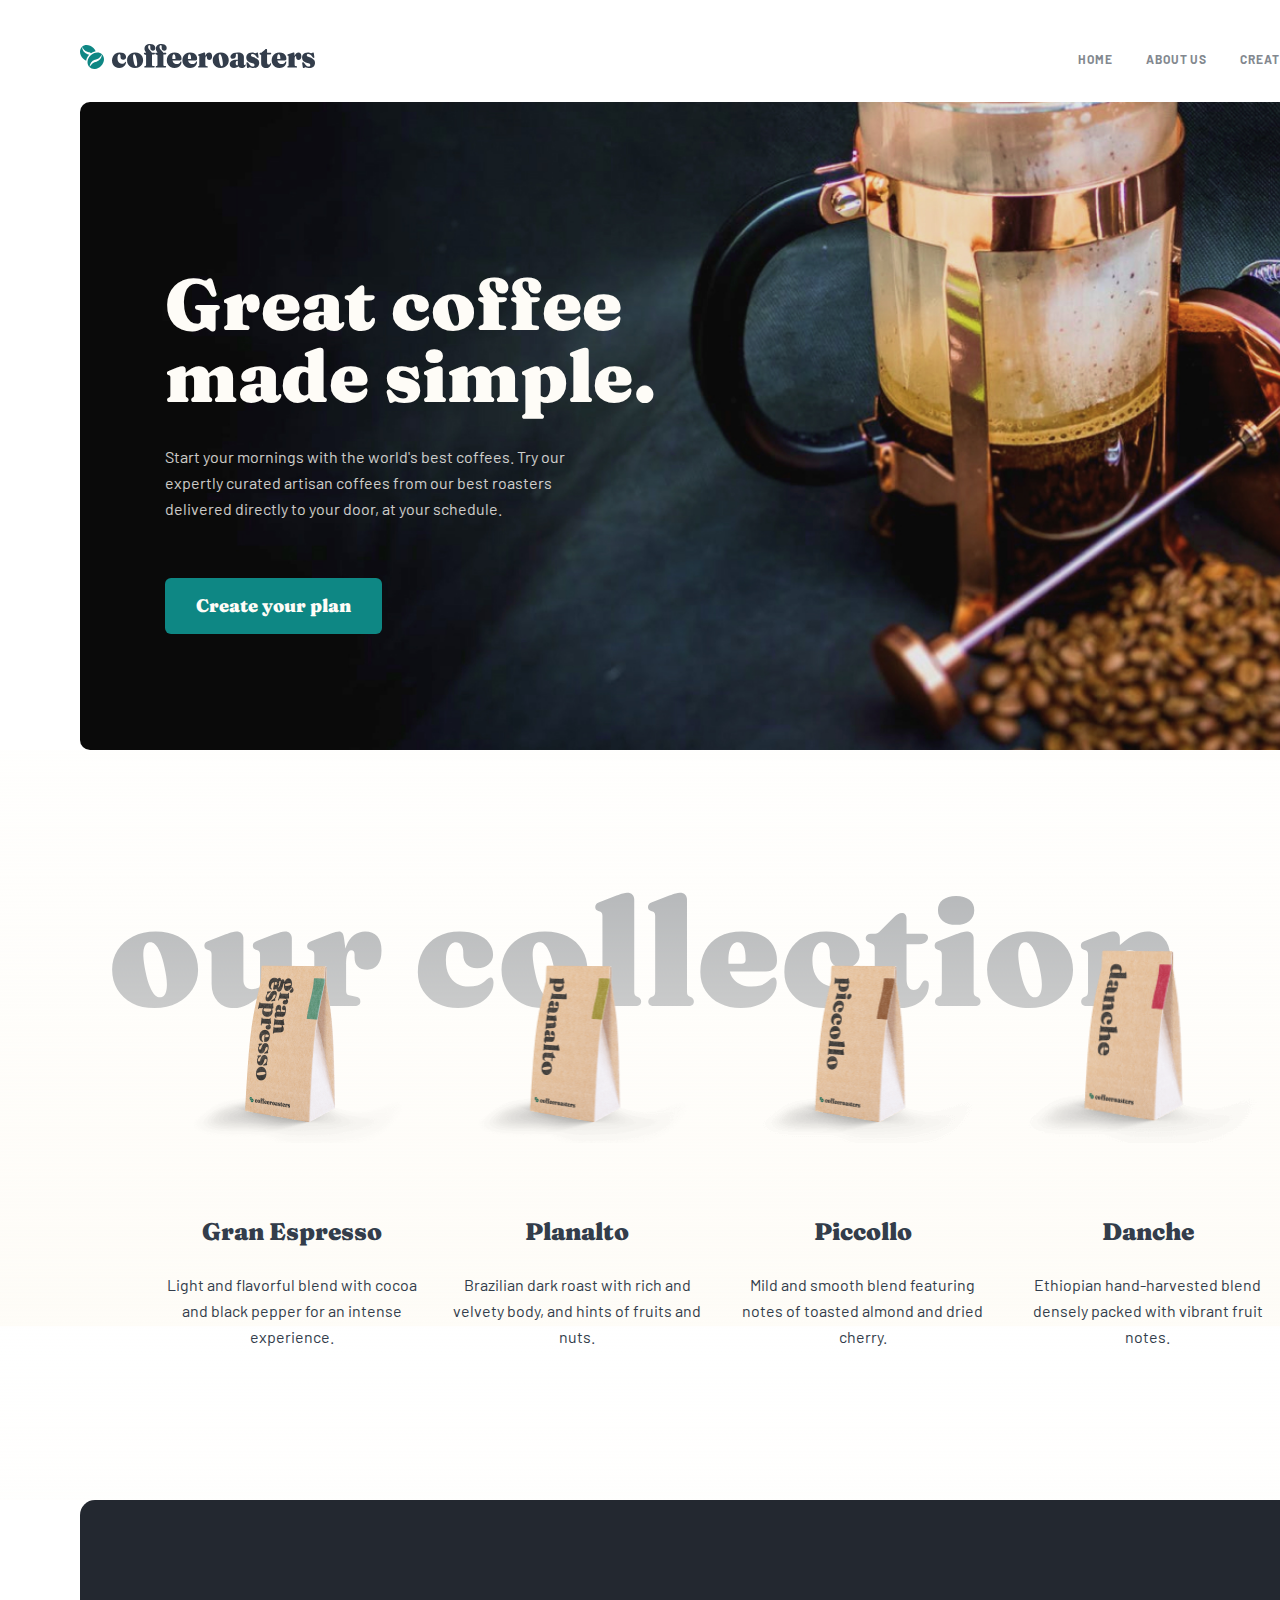
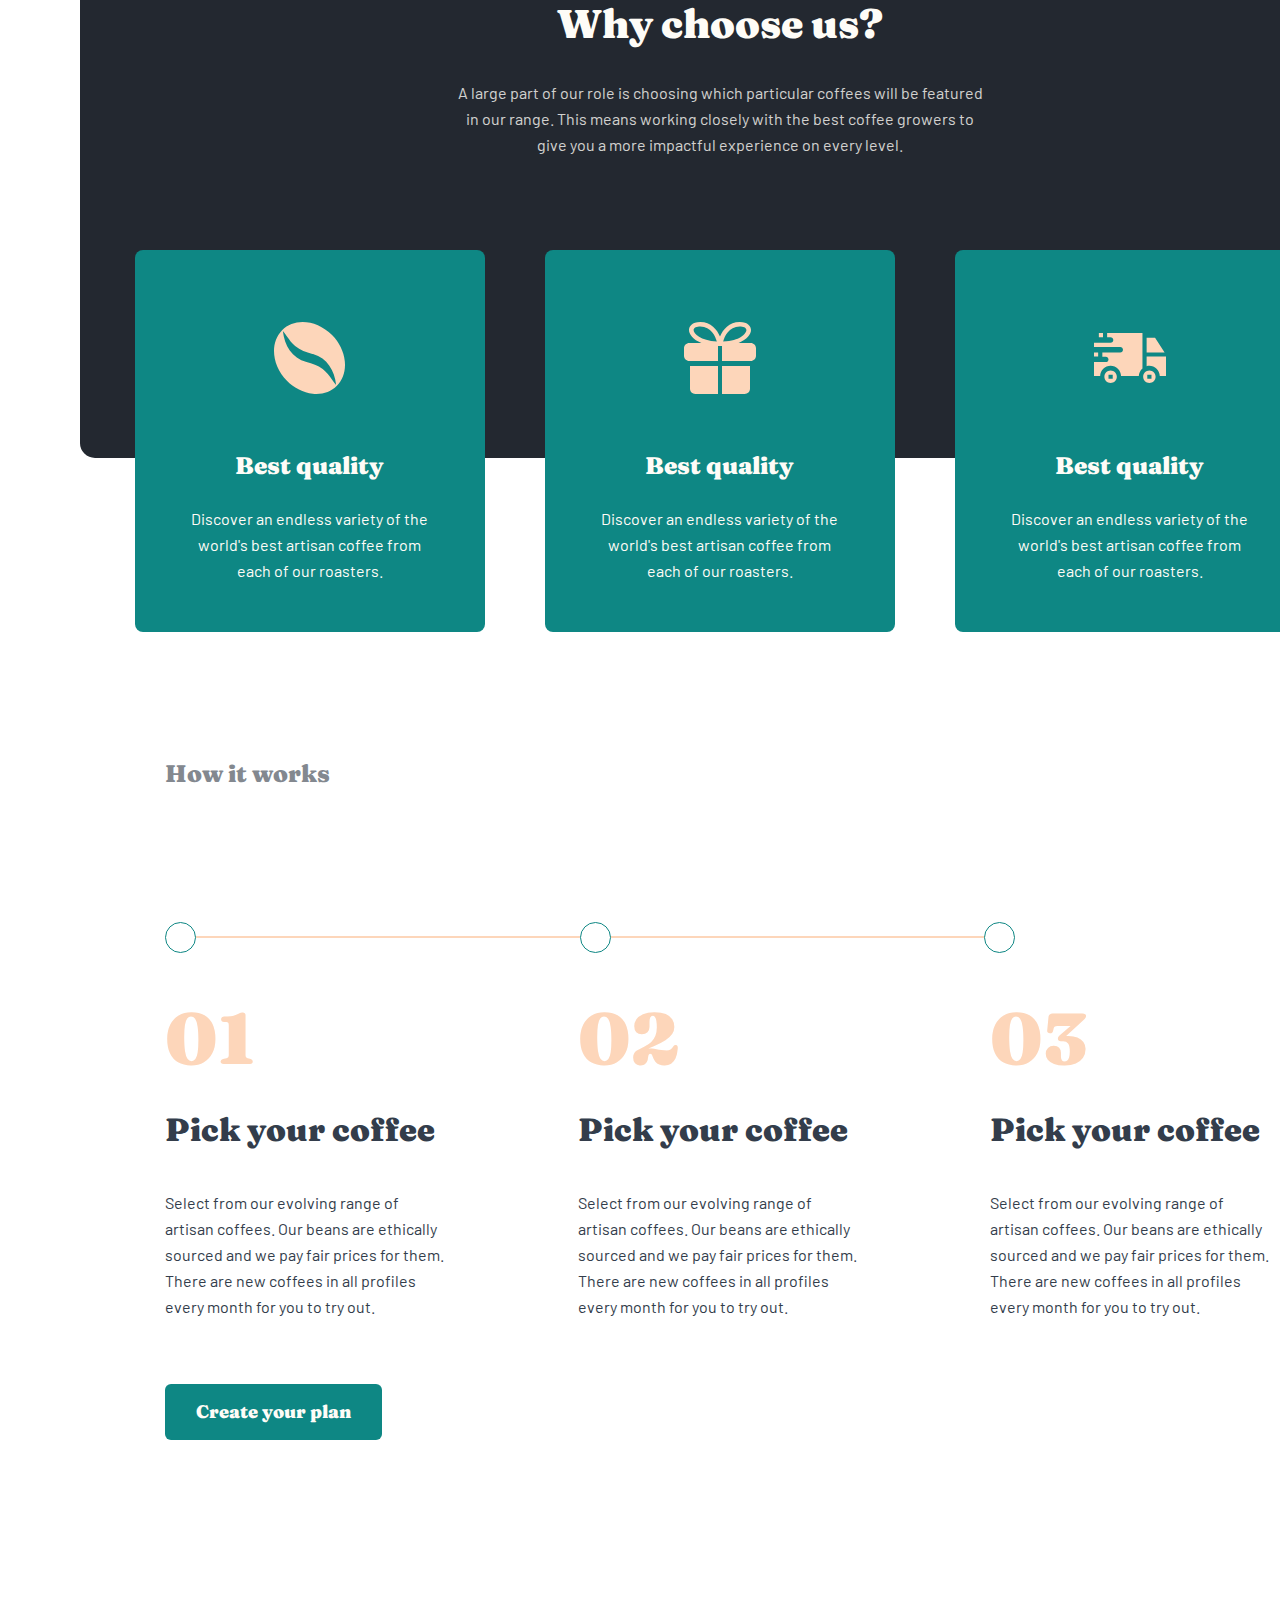
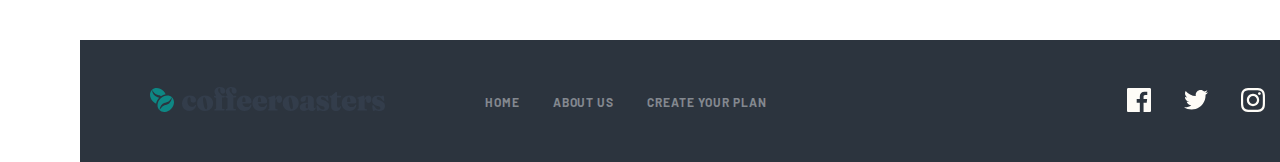
<file: index.html>
<!DOCTYPE html>
<html lang="en">
<head>
    <meta charset="UTF-8">
    <meta name="viewport" content="width=device-width, initial-scale=1.0">
    <link rel="stylesheet" href="./css/main.css">
    <title>Document</title>
</head>
<body>
    <header class="site-header">
        <div class="container">
            <div class="header">
                <a class="header__link-logo" href="/">
                    <img class="header__logo" src="./img/logo.svg" alt="logo">
                </a>
                <nav class="header__navbar navbar">
                    <ul class="navbar__list">
                        <li class="navbar__item"><a class="navbar__link" href="./index.html">HOME</a></li>
                        <li class="navbar__item"><a class="navbar__link" href="./about-us.html">ABOUT US</a></li>
                        <li class="navbar__item"><a class="navbar__link" href="./plan.html">Create your plan</a></li>
                    </ul>
                </nav>
            </div>
        </div>
    </header> 
    <main class="site-main">
        <section class="hero-section">
            <div class="container">
                <div class="hero">
                    <div class="hero__content">
                        <h1 class="hero__title">Great coffee made simple.</h1>
                        <p class="hero__text">Start your mornings with the world's best coffees. Try our expertly curated artisan coffees from our best roasters delivered directly to your door, at your schedule.</p>
                        <a class="hero__link" href="#">Create your plan</a>
                    </div>
                </div>
            </div>
        </section>
        <section class="catalog-section">
            <div class="container">
                <div class="catalog">
                    <ul class="catalog__list">
                        <li class="catalog__item">
                            <img class="catalog__img" src="./img/catalog/incon1a/icon1.png" srcset="./img/catalog/incon1a/icon1.png 1x, ./img/catalog/incon1a/icon1-2x.png 2x" alt="coffee img">
                            <h2 class="catalog__title">Gran Espresso</h2>
                            <p class="catalog__text">Light and flavorful blend with cocoa and black pepper for an intense experience.</p>
                        </li>
                        <li class="catalog__item">
                            <img class="catalog__img" src="./img/catalog/icon2a/icon2.png" srcset="./img/catalog/icon2a/icon2.png 1x, ./img/catalog/icon2a/icon2-2x.png 2x" alt="coffee img">
                            <h2 class="catalog__title">Planalto</h2>
                            <p class="catalog__text">Brazilian dark roast with rich and velvety body, and hints of fruits and nuts.</p>
                        </li>
                        <li class="catalog__item">
                            <img class="catalog__img" src="./img/catalog/icon3a/icon3.png" srcset="./img/catalog/icon3a/icon3.png 1x, ./img/catalog/icon3a/icon3-2x.png 2x" alt="coffee img">
                            <h2 class="catalog__title">Piccollo</h2>
                            <p class="catalog__text">Mild and smooth blend featuring notes of toasted almond and dried cherry.</p>
                        </li>
                        <li class="catalog__item">
                            <img class="catalog__img" src="./img/catalog/icon4a/icon4.png" srcset="./img/catalog/icon4a/icon4.png 1x, ./img/catalog/icon4a/icon4-2x.png 2x" alt="coffee img">
                            <h2 class="catalog__title">Danche</h2>
                            <p class="catalog__text">Ethiopian hand-harvested blend densely packed with vibrant fruit notes.</p>
                        </li>
                    </ul>
                </div>
            </div>
        </section>
        <section class="about-us-section">
            <div class="container">
                <div class="about-us">
                    <div class="about-us__inner-content">
                        <h2 class="about-us__title">Why choose us?</h2>
                        <p class="about-us__text">A large part of our role is choosing which particular coffees will be featured 
                            in our range. This means working closely with the best coffee growers to give 
                            you a more impactful experience on every level.</p>
                    </div>
                    <ul class="about-us__list">
                        <li class="about-us__item">
                            <svg xmlns="http://www.w3.org/2000/svg" width="71" height="72" viewBox="0 0 71 72" fill="none">
                                <path fill-rule="evenodd" clip-rule="evenodd" d="M58.0481 13.1037C65.3077 20.4657 69.8383 29.7448 70.8057 39.2263C71.7952 48.8834 68.9819 57.6044 62.8937 63.774C57.5999 69.1425 50.4112 72 42.3706 72C41.1592 72 39.93 71.9325 38.6831 71.802C29.3334 70.821 20.1834 66.2265 12.9238 58.8644C-2.19016 43.5373 -4.36451 20.8122 8.07807 8.19415C20.5118 -4.42828 42.9297 -2.21877 58.0481 13.1037ZM32.5284 40.0363C38.3592 41.6563 43.7285 43.1728 48.6806 47.0069C52.5639 50.0144 55.3299 53.8364 58.1269 57.7013C59.4146 59.4806 60.7088 61.2689 62.1216 62.9911C60.4887 48.6585 53.3843 36.3464 39.0248 32.1209C38.8009 32.0552 38.5778 31.9897 38.3553 31.9245C32.077 30.0836 26.3438 28.4026 21.1197 24.0479C17.76 21.2453 15.2865 17.7667 12.799 14.2682C11.5279 12.4806 10.2532 10.6878 8.85462 8.97729C10.5586 23.5347 17.8493 35.9548 32.5284 40.0363Z" fill="#FDD6BA"/>
                              </svg>
                              <h3 class="about-us__title2">Best quality</h3>
                              <p class="about-us__text2">Discover an endless variety of the world's best artisan coffee from each of our roasters.</p>
                        </li>
                        <li class="about-us__item">
                            <svg xmlns="http://www.w3.org/2000/svg" width="72" height="72" viewBox="0 0 72 72" fill="none">
                                <path fill-rule="evenodd" clip-rule="evenodd" d="M36 23.9808C36.0994 23.9935 36.2001 24 36.3016 24C36.8763 24 37.4424 23.9931 38 23.9796V34.5V39H65.9556H66.7111C69.6124 39 72 36.63 72 33.75V26.25C72 23.37 69.6124 21 66.7111 21H54.5796C63.0488 17.7084 67 12.3266 67 8.06725C67 4.34664 64.0499 0.00296699 55.7306 0C44.9929 0 38.9117 7.61477 35.9997 14.5904C33.0874 7.6144 27.007 0 16.2725 0C7.95319 0 5 4.34421 5 8.06528C5 12.3253 8.95154 17.708 17.4214 21H5.28889C2.38756 21 0 23.37 0 26.25V33.75C0 36.63 2.38756 39 5.28889 39H6.04444H34V34.5V23.9796C34.5576 23.9931 35.1237 24 35.6984 24C35.7999 24 35.9006 23.9935 36 23.9808ZM39.1749 19.4842C40.5594 14.5561 44.7344 4.45346 55.7306 4.45346C58.9539 4.45346 62.3952 5.39993 62.3952 8.06429C62.3952 9.85338 60.8388 12.6572 56.4704 15.1643C53.3208 16.9712 47.8503 19.0926 39.1749 19.4842ZM34 44H6V66.8421C6 69.6716 8.39135 72 11.2973 72H34V44ZM66 66.8421V44H38V72H60.7027C63.6087 72 66 69.6716 66 66.8421ZM16.2725 4.45104C13.0491 4.45104 9.60477 5.40059 9.60477 8.06528C9.60477 11.8546 16.4597 18.7596 32.822 19.4866C31.4406 14.5549 27.2656 4.45104 16.2725 4.45104Z" fill="#FDD6BA"/>
                              </svg>
                              <h3 class="about-us__title2">Best quality</h3>
                              <p class="about-us__text2">Discover an endless variety of the world's best artisan coffee from each of our roasters.</p>
                        </li>
                        <li class="about-us__item">
                            <svg xmlns="http://www.w3.org/2000/svg" width="72" height="72" viewBox="0 0 72 50" fill="none">
                                <path fill-rule="evenodd" clip-rule="evenodd" d="M4.84615 0H9V4.16667H4.84615V0ZM0 19.4444H4.15385V23.6111H0V19.4444ZM16.4335 4.22917H13.1274V0H48.4615V35.3969C46.2975 37.2612 44.8997 39.9956 44.8101 43.0556H27.05C26.8847 37.409 22.263 32.8656 16.6017 32.8656C10.9403 32.8656 6.31864 37.4088 6.15331 43.0556H0V29.1199H11.7695C13.2731 29.1199 14.4964 27.8915 14.4964 26.3814C14.4964 24.8712 13.2731 23.6425 11.7695 23.6425H8.34462V19.4135H26.2659C27.7695 19.4135 28.9928 18.1848 28.9928 16.6746C28.9928 15.1644 27.7695 13.9358 26.2659 13.9358H0V9.70674H16.6017C18.1053 9.70674 19.3284 8.47821 19.3284 6.96802C19.3284 5.50901 17.9756 4.22917 16.4335 4.22917ZM49.1538 43.75C49.1538 40.3038 51.949 37.5 55.3846 37.5C58.8202 37.5 61.6154 40.3038 61.6154 43.75C61.6154 47.1962 58.8202 50 55.3846 50C51.949 50 49.1538 47.1962 49.1538 43.75ZM53.2844 45.8567H57.4849V41.6433H53.2844V45.8567ZM52.6154 4.86111H61.0622L70.6154 19.4444H52.6154V4.86111ZM52.6154 23.6111V33.1754C53.4514 32.9628 54.3266 32.8493 55.2283 32.8493C60.9476 32.8493 65.6166 37.3999 65.7837 43.0556H72V23.6111H52.6154ZM16.6154 37.5C13.1798 37.5 10.3846 40.3038 10.3846 43.75C10.3846 47.1962 13.1798 50 16.6154 50C20.051 50 22.8462 47.1962 22.8462 43.75C22.8462 40.3038 20.051 37.5 16.6154 37.5ZM18.7156 45.8567H14.5151V41.6433H18.7156V45.8567Z" fill="#FDD6BA"/>
                              </svg>
                              <h3 class="about-us__title2">Best quality</h3>
                              <p class="about-us__text2">Discover an endless variety of the world's best artisan coffee from each of our roasters.</p>
                        </li>
                    </ul>
                </div>
            </div>
        </section>

        <section class="work-section">
            <div class="container">
                     <div class="work">
                    <h2 class="work__title">How it works</h2>
                    <div class="line">
                        <span class="circle"></span>
                        <span class="circle circle2"></span>
                        <span class="circle circle3"></span>
                    </div>
                    <ul class="work__list">
                        <li class="work__item">
                            <span class="work__item-num">01</span>
                            <h3 class="work__item-title">Pick your coffee</h3>
                            <p class="work__item-text">Select from our evolving range of artisan coffees. Our beans are ethically sourced and we pay fair prices for them. There are new coffees in all profiles every month for you to try out.</p>
                        </li>
                        <li class="work__item">
                            <span class="work__item-num">02</span>
                            <h3 class="work__item-title">Pick your coffee</h3>
                            <p class="work__item-text">Select from our evolving range of artisan coffees. Our beans are ethically sourced and we pay fair prices for them. There are new coffees in all profiles every month for you to try out.</p>
                        </li>
                        <li class="work__item">
                            <span class="work__item-num">03</span>
                            <h3 class="work__item-title">Pick your coffee</h3>
                            <p class="work__item-text">Select from our evolving range of artisan coffees. Our beans are ethically sourced and we pay fair prices for them. There are new coffees in all profiles every month for you to try out.</p>
                        </li>
                    </ul>

                    <a class="work__link" href="#">Create your plan</a>
                </div>
            </div>
        </section>
    </main>

    <footer class="site-footer">
        <div class="container">
            <div class="footer">
                <a class="footer__link-logo" href="/">
                    <img class="footer__logo" src="./img/logo.svg" alt="logo">
                </a>
                <ul class="footer__list">
                    <li class="footer__item"><a class="footer__link" href="./index.html">HOME</a></li>
                    <li class="footer__item"><a class="footer__link" href="./about-us.html">ABOUT US</a></li>
                    <li class="footer__item"><a class="footer__link" href="./plan.html">Create your plan</a></li>
                </ul>
                <ul class="footer__list icon-list">
                    <li class="footer__icon"><a class="footer__link-icon" href="#">
                        <svg xmlns="http://www.w3.org/2000/svg" width="24" height="24" viewBox="0 0 24 24" fill="none">
                            <path d="M22.675 0H1.325C0.593 0 0 0.593 0 1.325V22.676C0 23.407 0.593 24 1.325 24H12.82V14.706H9.692V11.084H12.82V8.413C12.82 5.313 14.713 3.625 17.479 3.625C18.804 3.625 19.942 3.724 20.274 3.768V7.008L18.356 7.009C16.852 7.009 16.561 7.724 16.561 8.772V11.085H20.148L19.681 14.707H16.561V24H22.677C23.407 24 24 23.407 24 22.675V1.325C24 0.593 23.407 0 22.675 0Z" fill="#FEFCF7"/>
                          </svg>
                    </a></li>
                    <li class="footer__icon"><a class="footer__link-icon" href="#">
                        <svg xmlns="http://www.w3.org/2000/svg" width="24" height="24" viewBox="0 0 24 20" fill="none">
                            <path d="M24 2.309C23.117 2.701 22.168 2.965 21.172 3.084C22.189 2.475 22.97 1.51 23.337 0.36C22.386 0.924 21.332 1.334 20.21 1.555C19.313 0.598 18.032 0 16.616 0C13.437 0 11.101 2.966 11.819 6.045C7.728 5.84 4.1 3.88 1.671 0.901C0.381 3.114 1.002 6.009 3.194 7.475C2.388 7.449 1.628 7.228 0.965 6.859C0.911 9.14 2.546 11.274 4.914 11.749C4.221 11.937 3.462 11.981 2.69 11.833C3.316 13.789 5.134 15.212 7.29 15.252C5.22 16.875 2.612 17.6 0 17.292C2.179 18.689 4.768 19.504 7.548 19.504C16.69 19.504 21.855 11.783 21.543 4.858C22.505 4.163 23.34 3.296 24 2.309Z" fill="#FEFCF7"/>
                          </svg>
                    </a></li>
                    <li class="footer__icon"><a class="footer__link-icon" href="#">
                        <svg xmlns="http://www.w3.org/2000/svg" width="24" height="24" viewBox="0 0 24 24" fill="none">
                            <path fill-rule="evenodd" clip-rule="evenodd" d="M12 0C8.741 0 8.333 0.014 7.053 0.072C2.695 0.272 0.273 2.69 0.073 7.052C0.014 8.333 0 8.741 0 12C0 15.259 0.014 15.668 0.072 16.948C0.272 21.306 2.69 23.728 7.052 23.928C8.333 23.986 8.741 24 12 24C15.259 24 15.668 23.986 16.948 23.928C21.302 23.728 23.73 21.31 23.927 16.948C23.986 15.668 24 15.259 24 12C24 8.741 23.986 8.333 23.928 7.053C23.732 2.699 21.311 0.273 16.949 0.073C15.668 0.014 15.259 0 12 0ZM12 2.163C15.204 2.163 15.584 2.175 16.85 2.233C20.102 2.381 21.621 3.924 21.769 7.152C21.827 8.417 21.838 8.797 21.838 12.001C21.838 15.206 21.826 15.585 21.769 16.85C21.62 20.075 20.105 21.621 16.85 21.769C15.584 21.827 15.206 21.839 12 21.839C8.796 21.839 8.416 21.827 7.151 21.769C3.891 21.62 2.38 20.07 2.232 16.849C2.174 15.584 2.162 15.205 2.162 12C2.162 8.796 2.175 8.417 2.232 7.151C2.381 3.924 3.896 2.38 7.151 2.232C8.417 2.175 8.796 2.163 12 2.163ZM5.838 12C5.838 8.597 8.597 5.838 12 5.838C15.403 5.838 18.162 8.597 18.162 12C18.162 15.404 15.403 18.163 12 18.163C8.597 18.163 5.838 15.403 5.838 12ZM12 16C9.791 16 8 14.21 8 12C8 9.791 9.791 8 12 8C14.209 8 16 9.791 16 12C16 14.21 14.209 16 12 16ZM16.965 5.595C16.965 4.8 17.61 4.155 18.406 4.155C19.201 4.155 19.845 4.8 19.845 5.595C19.845 6.39 19.201 7.035 18.406 7.035C17.61 7.035 16.965 6.39 16.965 5.595Z" fill="#FEFCF7"/>
                          </svg>
                    </a></li>
                </ul>
            </div>
        </div>
    </footer>
</div>
</body>

</html>
</file>
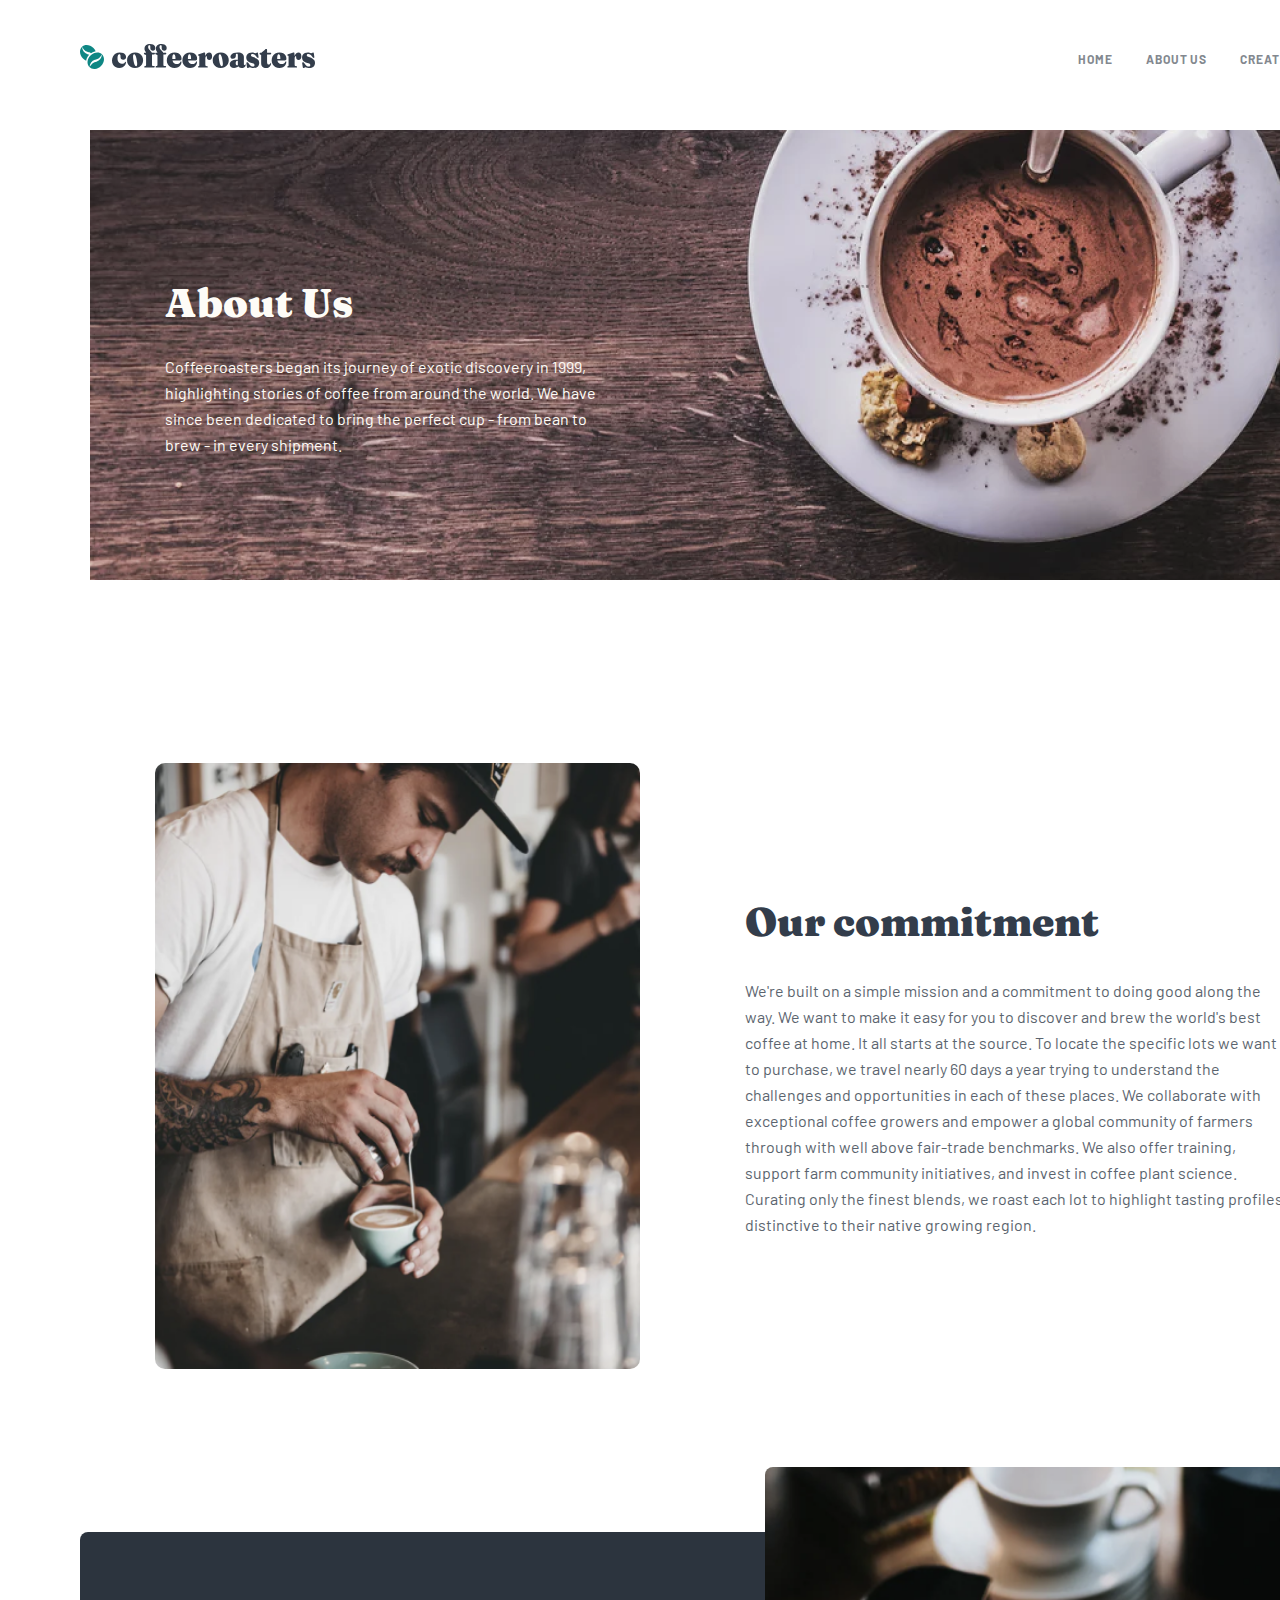
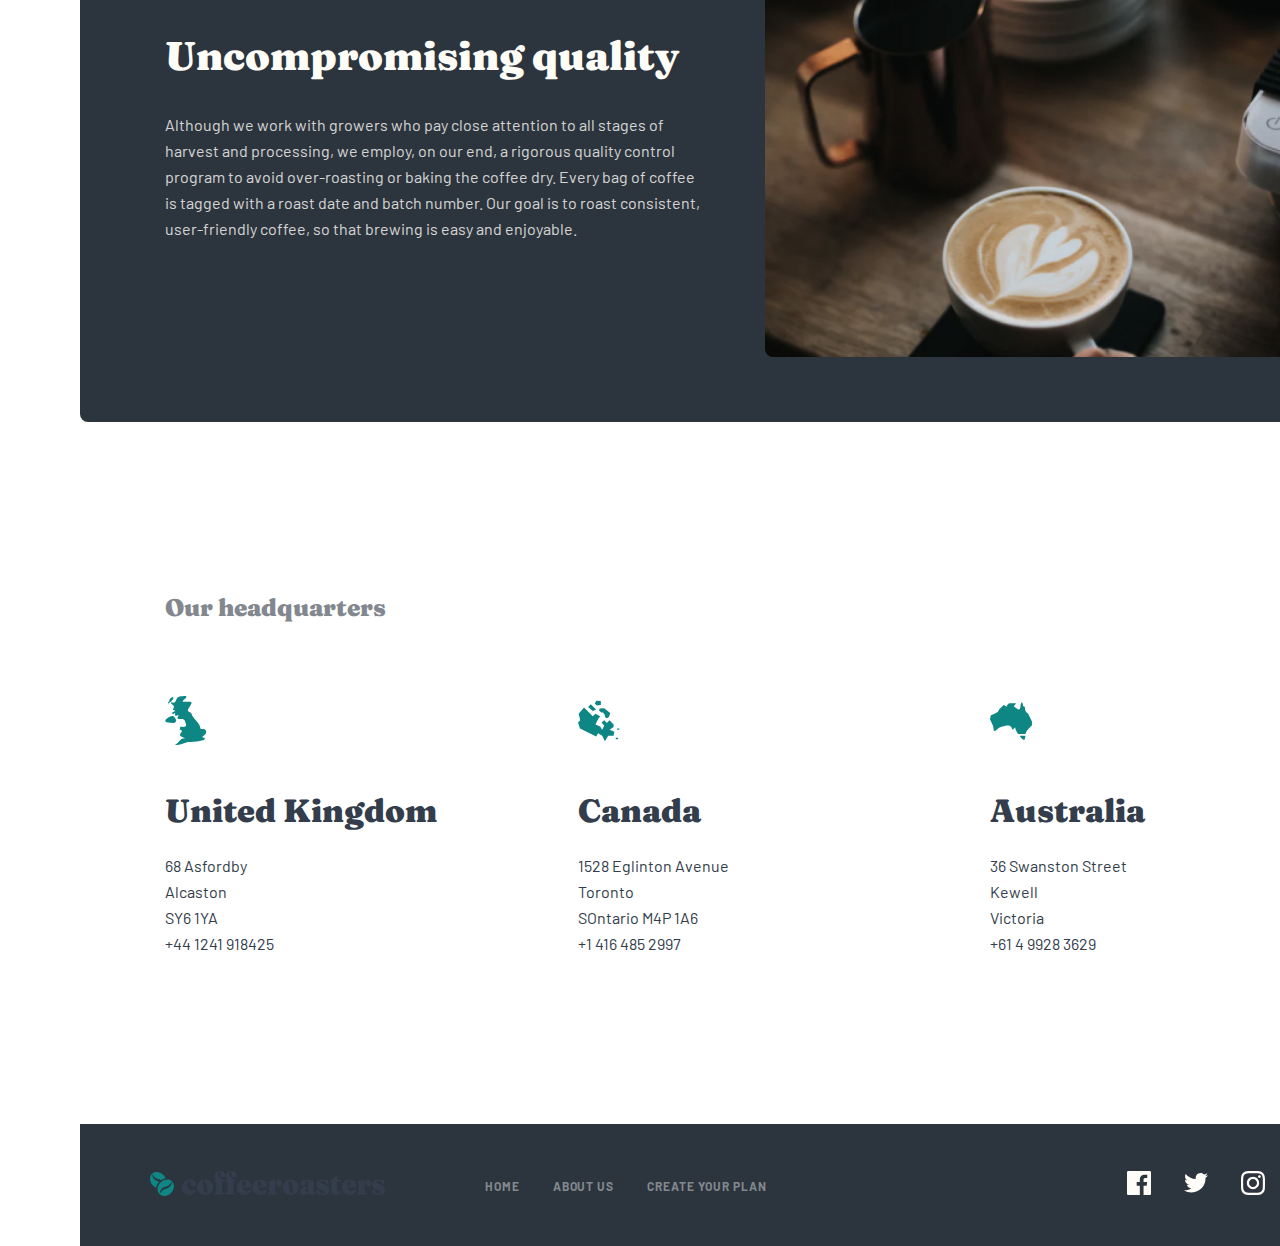
<file: about-us.html>
<!DOCTYPE html>
<html lang="en">
<head>
    <meta charset="UTF-8">
    <meta name="viewport" content="width=device-width, initial-scale=1.0">
    <link rel="stylesheet" href="./css/main.css">
    <title>About us</title>
</head>
<body>
    <header class="site-header">
        <div class="container">
            <div class="header">
                <a class="header__link-logo" href="/">
                    <img class="header__logo" src="./img/logo.svg" alt="logo">
                </a>
                <nav class="header__navbar navbar">
                    <ul class="navbar__list">
                        <li class="navbar__item"><a class="navbar__link" href="./index.html">HOME</a></li>
                        <li class="navbar__item"><a class="navbar__link" href="./about-us.html">ABOUT US</a></li>
                        <li class="navbar__item"><a class="navbar__link" href="./plan.html">Create your plan</a></li>
                    </ul>
                </nav>
            </div>
        </div>
    </header> 
    <main class="site-main">
        <section class="intro-section">
            <div class="container">
                <div class="intro">
                    <div class="intro__content-block">
                        <h1 class="intro__title">About Us</h1>
                        <p class="intro__text">
                            Coffeeroasters began its journey of exotic discovery in 1999, highlighting stories of coffee from around the world. We have since been dedicated to bring the perfect cup - from bean to brew - in every shipment.
                        </p>
                    </div>
                </div>
            </div>
        </section>
        <section class="commit-section">
            <div class="container">
                <div class="commit">
                    <div class="commit__img-block">
                        <img src="./img/commit-img.png" alt="Baritman" class="commit__img" width="485"  height="606" >
                    </div>
                    <div class="commit__text-block">
                        <h2 class="commit__title">
                            Our commitment
                        </h2>
                        <p class="commit__text">
                            We're built on a simple mission and a commitment to doing good along the way. We want to make it easy for you to discover and brew the world's best coffee at home. It all starts at the source. To locate the specific lots we want to purchase, we travel nearly 60 days a year trying to understand the challenges and opportunities in each of these places. We collaborate with exceptional coffee growers and empower a global community of farmers through with well above fair-trade benchmarks. We also offer training, support farm community initiatives, and invest in coffee plant science. Curating only the finest blends, we roast each lot to highlight tasting profiles distinctive to their native growing region.
                        </p>
                    </div>
                </div>
            </div>
        </section>

        <section class="compromis-section">
            <div class="container">
                <div class="compromis">
                    <div class="compromis__text-block">
                    <h2 class="compromis__title">
                        Uncompromising quality
                    </h2>
                    <p class="compromis__text">
                        Although we work with growers who pay close attention to all stages of harvest and processing, we employ, on our end, a rigorous quality control program to avoid over-roasting or baking the coffee dry. Every bag of coffee is tagged with a roast date and batch number. Our goal is to roast consistent, user-friendly coffee, so that brewing is easy and enjoyable.
                    </p>
                </div>
                </div>
            </div>
        </section>
        <section class="country-section">
            <div class="container">
                <div class="country">
                    <h2 class="country__title">
                        Our headquarters
                    </h2>
                    <ul class="country__list">
                        <li class="country__item">
                            <img src="./img/country1.svg" alt="img" class="coutry__img" width="42" height="50">
                            <h3 class="country__subtitle">United Kingdom</h3>
                            <ul class="country__sublist">
                                <li class="country__subitem">68 Asfordby </li>
                                <li class="country__subitem">Alcaston</li>
                                <li class="country__subitem">SY6 1YA</li>
                                <li class="country__subitem"><a href="tel:+44 1241 918425" class="country__link">+44 1241 918425
                                </a></li>
                            </ul>
                        </li>
                        <li class="country__item">
                            <img src="./img/country2.svg" alt="img" class="coutry__img" width="42" height="50">
                            <h3 class="country__subtitle">Canada</h3>
                            <ul class="country__sublist">
                                <li class="country__subitem">1528 Eglinton Avenue</li>
                                <li class="country__subitem">Toronto</li>
                                <li class="country__subitem">SOntario M4P 1A6</li>
                                <li class="country__subitem"><a href="tel:+1 416 485 2997" class="country__link">+1 416 485 2997
                                </a></li>
                            </ul>
                        </li>
                        <li class="country__item">
                            <img src="./img/country3.svg" alt="img" class="coutry__img" width="42" height="50">
                            <h3 class="country__subtitle">Australia</h3>
                            <ul class="country__sublist">
                                <li class="country__subitem">36 Swanston Street</li>
                                <li class="country__subitem">Kewell</li>
                                <li class="country__subitem">Victoria</li>
                                <li class="country__subitem"><a href="tel:+61 4 9928 3629" class="country__link">+61 4 9928 3629
                                </a></li>
                            </ul>
                        </li>
                    </ul>
                </div>
            </div>
        </section>
    </main>
    <footer class="site-footer">
        <div class="container">
            <div class="footer">
                <a class="footer__link-logo" href="/">
                    <img class="footer__logo" src="./img/logo.svg" alt="logo">
                </a>
                <ul class="footer__list">
                    <li class="footer__item"><a class="footer__link" href="./index.html">HOME</a></li>
                    <li class="footer__item"><a class="footer__link" href="./about-us.html">ABOUT US</a></li>
                    <li class="footer__item"><a class="footer__link" href="./plan.html">Create your plan</a></li>
                </ul>
                <ul class="footer__list icon-list">
                    <li class="footer__icon"><a class="footer__link-icon" href="#">
                        <svg xmlns="http://www.w3.org/2000/svg" width="24" height="24" viewBox="0 0 24 24" fill="none">
                            <path d="M22.675 0H1.325C0.593 0 0 0.593 0 1.325V22.676C0 23.407 0.593 24 1.325 24H12.82V14.706H9.692V11.084H12.82V8.413C12.82 5.313 14.713 3.625 17.479 3.625C18.804 3.625 19.942 3.724 20.274 3.768V7.008L18.356 7.009C16.852 7.009 16.561 7.724 16.561 8.772V11.085H20.148L19.681 14.707H16.561V24H22.677C23.407 24 24 23.407 24 22.675V1.325C24 0.593 23.407 0 22.675 0Z" fill="#FEFCF7"/>
                          </svg>
                    </a></li>
                    <li class="footer__icon"><a class="footer__link-icon" href="#">
                        <svg xmlns="http://www.w3.org/2000/svg" width="24" height="24" viewBox="0 0 24 20" fill="none">
                            <path d="M24 2.309C23.117 2.701 22.168 2.965 21.172 3.084C22.189 2.475 22.97 1.51 23.337 0.36C22.386 0.924 21.332 1.334 20.21 1.555C19.313 0.598 18.032 0 16.616 0C13.437 0 11.101 2.966 11.819 6.045C7.728 5.84 4.1 3.88 1.671 0.901C0.381 3.114 1.002 6.009 3.194 7.475C2.388 7.449 1.628 7.228 0.965 6.859C0.911 9.14 2.546 11.274 4.914 11.749C4.221 11.937 3.462 11.981 2.69 11.833C3.316 13.789 5.134 15.212 7.29 15.252C5.22 16.875 2.612 17.6 0 17.292C2.179 18.689 4.768 19.504 7.548 19.504C16.69 19.504 21.855 11.783 21.543 4.858C22.505 4.163 23.34 3.296 24 2.309Z" fill="#FEFCF7"/>
                          </svg>
                    </a></li>
                    <li class="footer__icon"><a class="footer__link-icon" href="#">
                        <svg xmlns="http://www.w3.org/2000/svg" width="24" height="24" viewBox="0 0 24 24" fill="none">
                            <path fill-rule="evenodd" clip-rule="evenodd" d="M12 0C8.741 0 8.333 0.014 7.053 0.072C2.695 0.272 0.273 2.69 0.073 7.052C0.014 8.333 0 8.741 0 12C0 15.259 0.014 15.668 0.072 16.948C0.272 21.306 2.69 23.728 7.052 23.928C8.333 23.986 8.741 24 12 24C15.259 24 15.668 23.986 16.948 23.928C21.302 23.728 23.73 21.31 23.927 16.948C23.986 15.668 24 15.259 24 12C24 8.741 23.986 8.333 23.928 7.053C23.732 2.699 21.311 0.273 16.949 0.073C15.668 0.014 15.259 0 12 0ZM12 2.163C15.204 2.163 15.584 2.175 16.85 2.233C20.102 2.381 21.621 3.924 21.769 7.152C21.827 8.417 21.838 8.797 21.838 12.001C21.838 15.206 21.826 15.585 21.769 16.85C21.62 20.075 20.105 21.621 16.85 21.769C15.584 21.827 15.206 21.839 12 21.839C8.796 21.839 8.416 21.827 7.151 21.769C3.891 21.62 2.38 20.07 2.232 16.849C2.174 15.584 2.162 15.205 2.162 12C2.162 8.796 2.175 8.417 2.232 7.151C2.381 3.924 3.896 2.38 7.151 2.232C8.417 2.175 8.796 2.163 12 2.163ZM5.838 12C5.838 8.597 8.597 5.838 12 5.838C15.403 5.838 18.162 8.597 18.162 12C18.162 15.404 15.403 18.163 12 18.163C8.597 18.163 5.838 15.403 5.838 12ZM12 16C9.791 16 8 14.21 8 12C8 9.791 9.791 8 12 8C14.209 8 16 9.791 16 12C16 14.21 14.209 16 12 16ZM16.965 5.595C16.965 4.8 17.61 4.155 18.406 4.155C19.201 4.155 19.845 4.8 19.845 5.595C19.845 6.39 19.201 7.035 18.406 7.035C17.61 7.035 16.965 6.39 16.965 5.595Z" fill="#FEFCF7"/>
                          </svg>
                    </a></li>
                </ul>
            </div>
        </div>
    </footer>
</body>
</html>
</file>
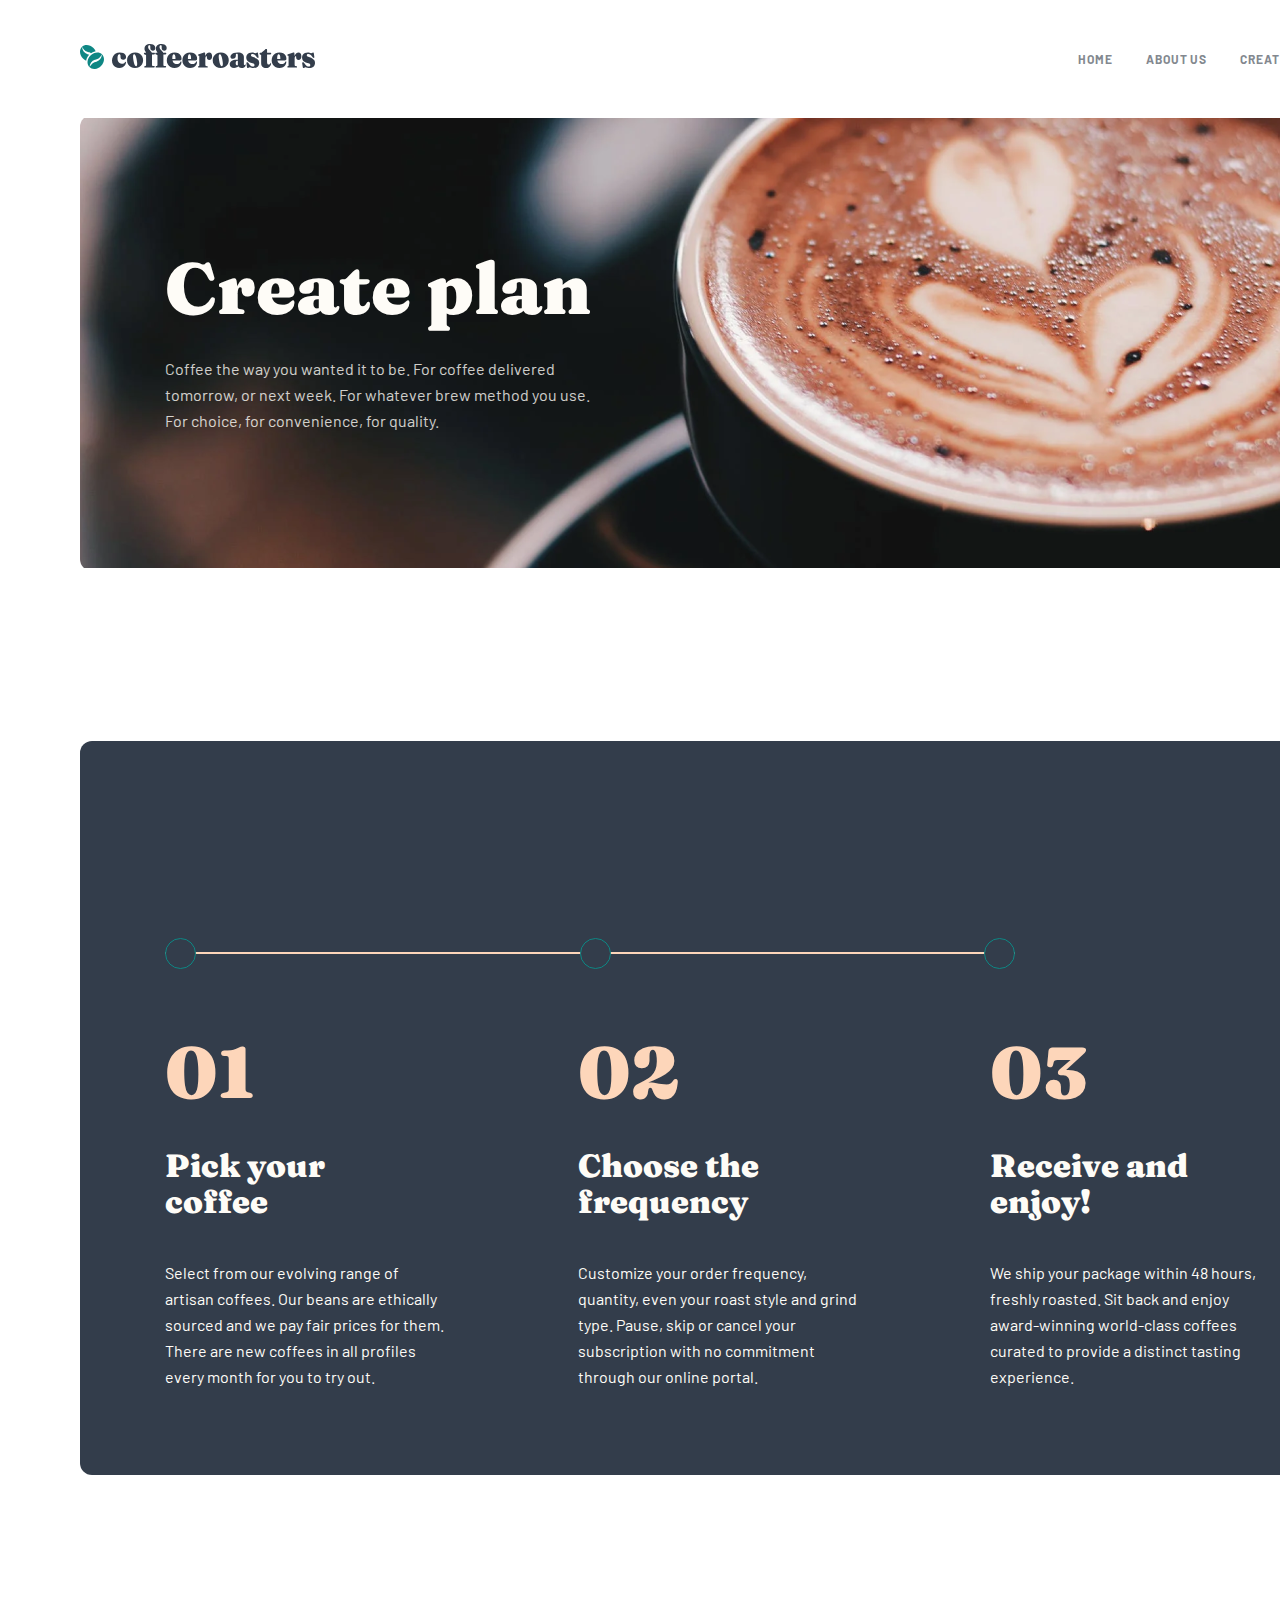
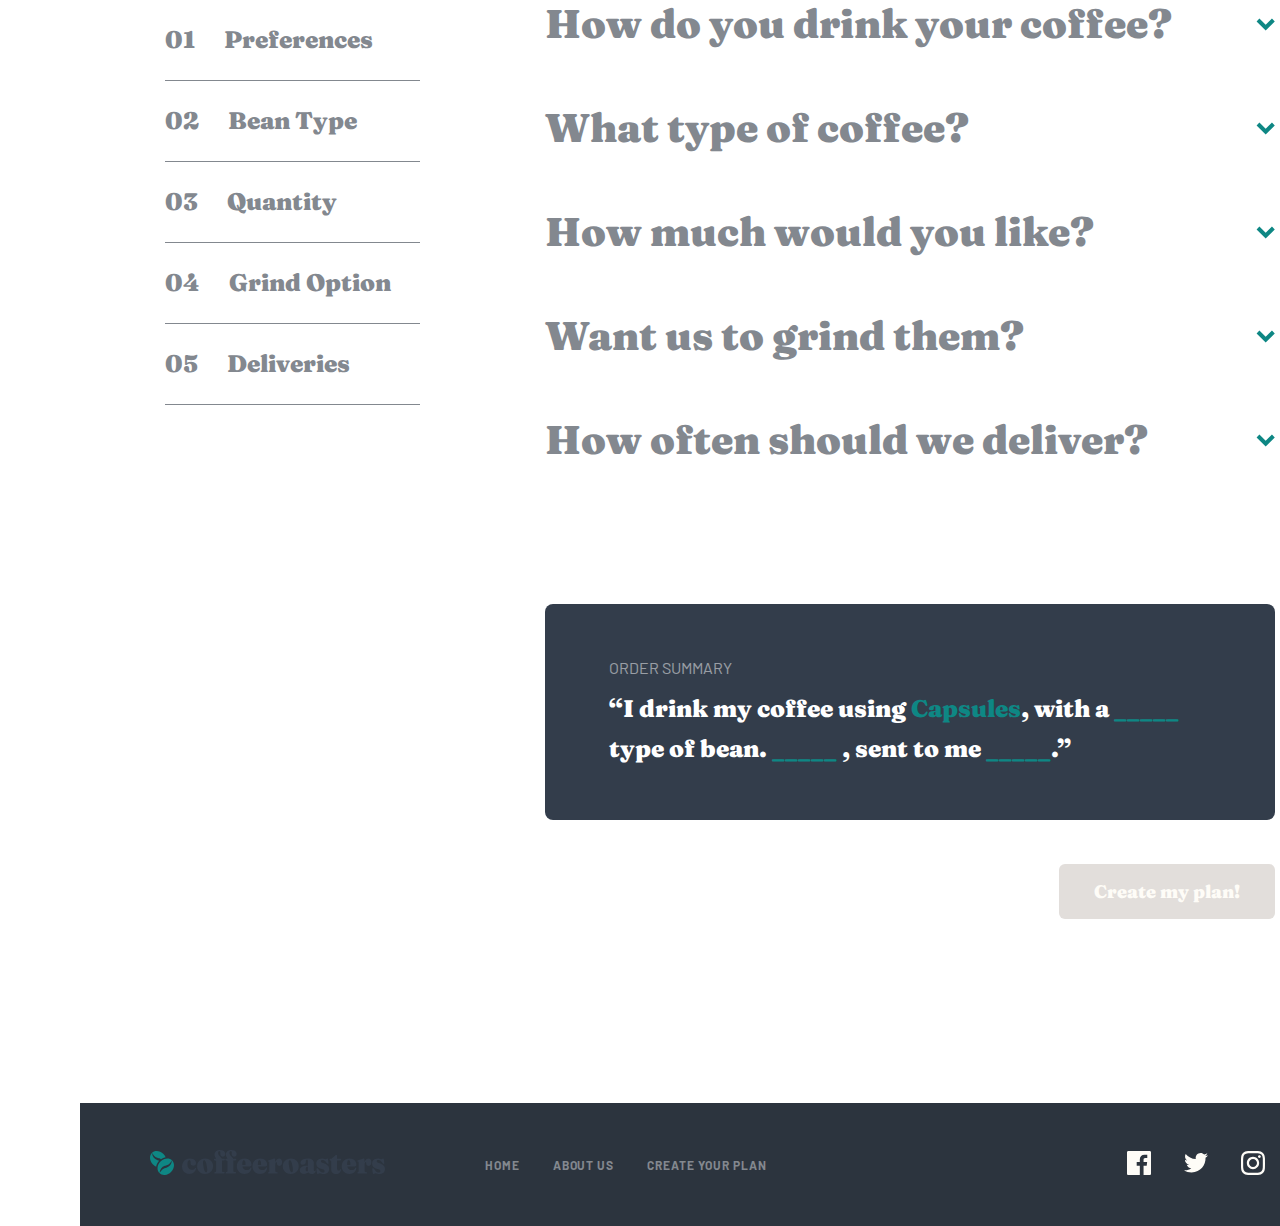
<file: plan.html>
<!DOCTYPE html>
<html lang="en">
<head>
    <meta charset="UTF-8">
    <meta name="viewport" content="width=device-width, initial-scale=1.0">
    <link rel="stylesheet" href="./css/main.css">
    <title>Create your plan</title>
</head>
<body>
    <header class="site-header">
        <div class="container">
            <div class="header">
                <a class="header__link-logo" href="/">
                    <img class="header__logo" src="./img/logo.svg" alt="logo">
                </a>
                <nav class="header__navbar navbar">
                    <ul class="navbar__list">
                        <li class="navbar__item"><a class="navbar__link" href="./index.html">HOME</a></li>
                        <li class="navbar__item"><a class="navbar__link" href="./about-us.html">ABOUT US</a></li>
                        <li class="navbar__item"><a class="navbar__link" href="./plan.html">Create your plan</a></li>
                    </ul>
                </nav>
            </div>
        </div>
    </header> 
    <main class="site-main">
        <section class="plan-hero-section">
            <div class="container">
                <div class="plan-hero">
                    <div class="plan-hero__text-block">
                        <h2 class="plan-hero__title">
                            Create plan
                        </h2>
                        <p class="plan-hero__text">
                            Coffee the way you wanted it to be. For coffee delivered tomorrow, or next week. For whatever brew method you use. For choice, for convenience, for quality.
                        </p>
                    </div>
                </div>
            </div>
        </section>
        <section class="choose-section">
            <div class="container">
                <div class="choose">
                    <div class="line">
                        <span class="circle circle1"></span>
                        <span class="circle circle4"></span>
                        <span class="circle circle5"></span>
                    </div>
                    <ul class="choose__list">
                        <li class="choose__item">
                            <span class="choose__item-num">01</span>
                            <h3 class="choose__item-title">Pick your coffee</h3>
                            <p class="choose__item-text">Select from our evolving range of artisan coffees. Our beans are ethically sourced and we pay fair prices for them. There are new coffees in all profiles every month for you to try out.</p>
                        </li>
                        <li class="choose__item">
                            <span class="choose__item-num">02</span>
                            <h3 class="choose__item-title">Choose the frequency</h3>
                            <p class="choose__item-text">Customize your order frequency, quantity, even your roast style and grind type. Pause, skip or cancel your subscription with no commitment through our online portal.</p>
                        </li>
                        <li class="choose__item">
                            <span class="choose__item-num">03</span>
                            <h3 class="choose__item-title">Receive and enjoy!</h3>
                            <p class="choose__item-text">We ship your package within 48 hours, freshly roasted. Sit back and enjoy award-winning world-class coffees curated to provide a distinct tasting experience.</p>
                        </li>
                    </ul>
                </div>
            </div>
        </section>
        <section class="quest-section">
            <div class="container">
                <div class="quest">
                    <div class="quest__left left">
                        <ul class="left__list">
                            <li class="left__item item">
                                <span class="item__num">01</span>
                                <h3 class="item__title">Preferences</h3>
                            </li>
                            <li class="left__item item">
                                <span class="item__num">02</span>
                                <h3 class="item__title">Bean Type</h3>
                            </li>
                            <li class="left__item item">
                                <span class="item__num">03</span>
                                <h3 class="item__title">Quantity</h3>
                            </li>
                            <li class="left__item item">
                                <span class="item__num">04</span>
                                <h3 class="item__title">Grind Option</h3>
                            </li>
                            <li class="left__item item">
                                <span class="item__num">05</span>
                                <h3 class="item__title">Deliveries</h3>
                            </li>
                        </ul>
                    </div>
                    <div class="quest__right right">
                        <ul class="right__list">
                            <li class="right__item">
                                <h2 class="right__title">How do you drink your coffee? <svg class="arrow" xmlns="http://www.w3.org/2000/svg" width="19" height="13" viewBox="0 0 19 13" fill="none">
                                    <path d="M15.9488 0.585815L18.7773 3.41424L9.6816 12.5099L0.585938 3.41424L3.41436 0.585815L9.68115 6.85303L15.9488 0.585815Z" fill="#0E8784"/>
                                </svg></h2>
                                <ul class="right_drop drop">
                                    <li class="drop__item">
                                        <h3 class="drop__title">Capsule</h3>
                                        <p class="drop__text">Compatible with Nespresso systems and similar brewers</p>
                                    </li>
                                    <li class="drop__item">
                                        <h3 class="drop__title">Filter</h3>
                                        <p class="drop__text">For pour over or drip methods like Aeropress, Chemex, and V60</p>
                                    </li>
                                    <li class="drop__item">
                                        <h3 class="drop__title">Espresso</h3>
                                        <p class="drop__text">Dense and finely ground beans for an intense, flavorful experience
                                        </p>
                                    </li>
                                </ul>
                            </li>
                            <li class="right__item">
                                <h2 class="right__title">What type of coffee? <svg class="arrow" xmlns="http://www.w3.org/2000/svg" width="19" height="13" viewBox="0 0 19 13" fill="none">
                                    <path d="M15.9488 0.585815L18.7773 3.41424L9.6816 12.5099L0.585938 3.41424L3.41436 0.585815L9.68115 6.85303L15.9488 0.585815Z" fill="#0E8784"/>
                                </svg></h2>
                                <ul class="right_drop drop">
                                    <li class="drop__item">
                                        <h3 class="drop__title">Single Origin</h3>
                                        <p class="drop__text">Distinct, high quality coffee from a specific family-owned farm</p>
                                    </li>
                                    <li class="drop__item">
                                        <h3 class="drop__title">Decaf</h3>
                                        <p class="drop__text">Just like regular coffee, except the caffeine has been removed</p>
                                    </li>
                                    <li class="drop__item">
                                        <h3 class="drop__title">Blended</h3>
                                        <p class="drop__text">Combination of two or three dark roasted beans of organic coffees
                                        </p>
                                    </li>
                                </ul>
                            </li>
                            <li class="right__item">
                                <h2 class="right__title">How much would you like? <svg class="arrow" xmlns="http://www.w3.org/2000/svg" width="19" height="13" viewBox="0 0 19 13" fill="none">
                                    <path d="M15.9488 0.585815L18.7773 3.41424L9.6816 12.5099L0.585938 3.41424L3.41436 0.585815L9.68115 6.85303L15.9488 0.585815Z" fill="#0E8784"/>
                                </svg></h2>
                                <ul class="right_drop drop">
                                    <li class="drop__item">
                                        <h3 class="drop__title">250g</h3>
                                        <p class="drop__text">Perfect for the solo drinker. Yields about 12 delicious cups.</p>
                                    </li>
                                    <li class="drop__item">
                                        <h3 class="drop__title">500g</h3>
                                        <p class="drop__text">Perfect for the solo drinker. Yields about 40 delicious cups.</p>
                                    </li>
                                    <li class="drop__item">
                                        <h3 class="drop__title">1000g</h3>
                                        <p class="drop__text">Perfect for the solo drinker. Yields about 90 delicious cups.
                                        </p>
                                    </li>
                                </ul>
                            </li>
                            <li class="right__item">
                                <h2 class="right__title">Want us to grind them? <svg class="arrow" xmlns="http://www.w3.org/2000/svg" width="19" height="13" viewBox="0 0 19 13" fill="none">
                                    <path d="M15.9488 0.585815L18.7773 3.41424L9.6816 12.5099L0.585938 3.41424L3.41436 0.585815L9.68115 6.85303L15.9488 0.585815Z" fill="#0E8784"/>
                                </svg></h2>
                                <ul class="right_drop drop">
                                    <li class="drop__item">
                                        <h3 class="drop__title">Wholebean</h3>
                                        <p class="drop__text">Best choice if you cherish the full sensory experience</p>
                                    </li>
                                    <li class="drop__item">
                                        <h3 class="drop__title">Filter</h3>
                                        <p class="drop__text">For pour over or drip methods like Aeropress, Chemex, and V60</p>
                                    </li>
                                    <li class="drop__item">
                                        <h3 class="drop__title">Cafetiére</h3>
                                        <p class="drop__text">Course ground beans specially suited for french press coffee
                                        </p>
                                    </li>
                                </ul>
                            </li>
                            <li class="right__item">
                                <h2 class="right__title">How often should we deliver? <svg class="arrow" xmlns="http://www.w3.org/2000/svg" width="19" height="13" viewBox="0 0 19 13" fill="none">
                                    <path d="M15.9488 0.585815L18.7773 3.41424L9.6816 12.5099L0.585938 3.41424L3.41436 0.585815L9.68115 6.85303L15.9488 0.585815Z" fill="#0E8784"/>
                                </svg></h2>
                                <ul class="right_drop drop">
                                    <li class="drop__item">
                                        <h3 class="drop__title">Every week</h3>
                                        <p class="drop__text">$7.20 per shipment. Includes free first-class shipping.</p>
                                    </li>
                                    <li class="drop__item">
                                        <h3 class="drop__title">Every 2 weeks</h3>
                                        <p class="drop__text">$9.60 per shipment. Includes free priority shipping.</p>
                                    </li>
                                    <li class="drop__item">
                                        <h3 class="drop__title">Every month</h3>
                                        <p class="drop__text">$12.00 per shipment. Includes free priority shipping.
                                        </p>
                                    </li>
                                </ul>
                            </li>
                        </ul>
                        <div class="bottom-content">
                        <div class="right__bottom bottom">
                            <h3 class="bottom__title">Order Summary</h3>
                            <p class="bottom__text">“I drink my coffee using 
                                <span class="green">Capsules</span>, with a <span class="green">_____</span> type of bean. 
                                <span class="green">_____</span> , sent to me 
                                <span class="green">_____</span>.”</p>
                        </div>
                        <a href="#" class="bottom__link">Create my plan!</a>
                    </div>
                    </div>
                </div>
            </div>
        </section>
    </main>
    
    <footer class="site-footer">
        <div class="container">
            <div class="footer">
                <a class="footer__link-logo" href="/">
                    <img class="footer__logo" src="./img/logo.svg" alt="logo">
                </a>
                <ul class="footer__list">
                    <li class="footer__item"><a class="footer__link" href="./index.html">HOME</a></li>
                    <li class="footer__item"><a class="footer__link" href="./about-us.html">ABOUT US</a></li>
                    <li class="footer__item"><a class="footer__link" href="./plan.html">Create your plan</a></li>
                </ul>
                <ul class="footer__list icon-list">
                    <li class="footer__icon"><a class="footer__link-icon" href="#">
                        <svg xmlns="http://www.w3.org/2000/svg" width="24" height="24" viewBox="0 0 24 24" fill="none">
                            <path d="M22.675 0H1.325C0.593 0 0 0.593 0 1.325V22.676C0 23.407 0.593 24 1.325 24H12.82V14.706H9.692V11.084H12.82V8.413C12.82 5.313 14.713 3.625 17.479 3.625C18.804 3.625 19.942 3.724 20.274 3.768V7.008L18.356 7.009C16.852 7.009 16.561 7.724 16.561 8.772V11.085H20.148L19.681 14.707H16.561V24H22.677C23.407 24 24 23.407 24 22.675V1.325C24 0.593 23.407 0 22.675 0Z" fill="#FEFCF7"/>
                        </svg>
                    </a></li>
                    <li class="footer__icon"><a class="footer__link-icon" href="#">
                        <svg xmlns="http://www.w3.org/2000/svg" width="24" height="24" viewBox="0 0 24 20" fill="none">
                            <path d="M24 2.309C23.117 2.701 22.168 2.965 21.172 3.084C22.189 2.475 22.97 1.51 23.337 0.36C22.386 0.924 21.332 1.334 20.21 1.555C19.313 0.598 18.032 0 16.616 0C13.437 0 11.101 2.966 11.819 6.045C7.728 5.84 4.1 3.88 1.671 0.901C0.381 3.114 1.002 6.009 3.194 7.475C2.388 7.449 1.628 7.228 0.965 6.859C0.911 9.14 2.546 11.274 4.914 11.749C4.221 11.937 3.462 11.981 2.69 11.833C3.316 13.789 5.134 15.212 7.29 15.252C5.22 16.875 2.612 17.6 0 17.292C2.179 18.689 4.768 19.504 7.548 19.504C16.69 19.504 21.855 11.783 21.543 4.858C22.505 4.163 23.34 3.296 24 2.309Z" fill="#FEFCF7"/>
                        </svg>
                    </a></li>
                    <li class="footer__icon"><a class="footer__link-icon" href="#">
                        <svg xmlns="http://www.w3.org/2000/svg" width="24" height="24" viewBox="0 0 24 24" fill="none">
                            <path fill-rule="evenodd" clip-rule="evenodd" d="M12 0C8.741 0 8.333 0.014 7.053 0.072C2.695 0.272 0.273 2.69 0.073 7.052C0.014 8.333 0 8.741 0 12C0 15.259 0.014 15.668 0.072 16.948C0.272 21.306 2.69 23.728 7.052 23.928C8.333 23.986 8.741 24 12 24C15.259 24 15.668 23.986 16.948 23.928C21.302 23.728 23.73 21.31 23.927 16.948C23.986 15.668 24 15.259 24 12C24 8.741 23.986 8.333 23.928 7.053C23.732 2.699 21.311 0.273 16.949 0.073C15.668 0.014 15.259 0 12 0ZM12 2.163C15.204 2.163 15.584 2.175 16.85 2.233C20.102 2.381 21.621 3.924 21.769 7.152C21.827 8.417 21.838 8.797 21.838 12.001C21.838 15.206 21.826 15.585 21.769 16.85C21.62 20.075 20.105 21.621 16.85 21.769C15.584 21.827 15.206 21.839 12 21.839C8.796 21.839 8.416 21.827 7.151 21.769C3.891 21.62 2.38 20.07 2.232 16.849C2.174 15.584 2.162 15.205 2.162 12C2.162 8.796 2.175 8.417 2.232 7.151C2.381 3.924 3.896 2.38 7.151 2.232C8.417 2.175 8.796 2.163 12 2.163ZM5.838 12C5.838 8.597 8.597 5.838 12 5.838C15.403 5.838 18.162 8.597 18.162 12C18.162 15.404 15.403 18.163 12 18.163C8.597 18.163 5.838 15.403 5.838 12ZM12 16C9.791 16 8 14.21 8 12C8 9.791 9.791 8 12 8C14.209 8 16 9.791 16 12C16 14.21 14.209 16 12 16ZM16.965 5.595C16.965 4.8 17.61 4.155 18.406 4.155C19.201 4.155 19.845 4.8 19.845 5.595C19.845 6.39 19.201 7.035 18.406 7.035C17.61 7.035 16.965 6.39 16.965 5.595Z" fill="#FEFCF7"/>
                        </svg>
                    </a></li>
                </ul>
            </div>
        </div>
    </footer>
</body>
</html>
</file>
<file: css/main.css>
/*! normalize.css v8.0.1 | MIT License | github.com/necolas/normalize.css */
/* Document
   ========================================================================== */
/**
 * 1. Correct the line height in all browsers.
 * 2. Prevent adjustments of font size after orientation changes in iOS.
 */
html {
  line-height: 1.15; /* 1 */
  -webkit-text-size-adjust: 100%; /* 2 */
}

/* Sections
   ========================================================================== */
/**
 * Remove the margin in all browsers.
 */
body {
  margin: 0;
}

/**
 * Render the `main` element consistently in IE.
 */
main {
  display: block;
}

/**
 * Correct the font size and margin on `h1` elements within `section` and
 * `article` contexts in Chrome, Firefox, and Safari.
 */
h1 {
  font-size: 2em;
  margin: 0.67em 0;
}

/* Grouping content
   ========================================================================== */
/**
 * 1. Add the correct box sizing in Firefox.
 * 2. Show the overflow in Edge and IE.
 */
hr {
  box-sizing: content-box; /* 1 */
  height: 0; /* 1 */
  overflow: visible; /* 2 */
}

/**
 * 1. Correct the inheritance and scaling of font size in all browsers.
 * 2. Correct the odd `em` font sizing in all browsers.
 */
pre {
  font-family: monospace, monospace; /* 1 */
  font-size: 1em; /* 2 */
}

/* Text-level semantics
   ========================================================================== */
/**
 * Remove the gray background on active links in IE 10.
 */
a {
  background-color: transparent;
}

/**
 * 1. Remove the bottom border in Chrome 57-
 * 2. Add the correct text decoration in Chrome, Edge, IE, Opera, and Safari.
 */
abbr[title] {
  border-bottom: none; /* 1 */
  text-decoration: underline; /* 2 */
  -webkit-text-decoration: underline dotted;
          text-decoration: underline dotted; /* 2 */
}

/**
 * Add the correct font weight in Chrome, Edge, and Safari.
 */
b,
strong {
  font-weight: bolder;
}

/**
 * 1. Correct the inheritance and scaling of font size in all browsers.
 * 2. Correct the odd `em` font sizing in all browsers.
 */
code,
kbd,
samp {
  font-family: monospace, monospace; /* 1 */
  font-size: 1em; /* 2 */
}

/**
 * Add the correct font size in all browsers.
 */
small {
  font-size: 80%;
}

/**
 * Prevent `sub` and `sup` elements from affecting the line height in
 * all browsers.
 */
sub,
sup {
  font-size: 75%;
  line-height: 0;
  position: relative;
  vertical-align: baseline;
}

sub {
  bottom: -0.25em;
}

sup {
  top: -0.5em;
}

/* Embedded content
   ========================================================================== */
/**
 * Remove the border on images inside links in IE 10.
 */
img {
  border-style: none;
}

/* Forms
   ========================================================================== */
/**
 * 1. Change the font styles in all browsers.
 * 2. Remove the margin in Firefox and Safari.
 */
button,
input,
optgroup,
select,
textarea {
  font-family: inherit; /* 1 */
  font-size: 100%; /* 1 */
  line-height: 1.15; /* 1 */
  margin: 0; /* 2 */
}

/**
 * Show the overflow in IE.
 * 1. Show the overflow in Edge.
 */
button,
input { /* 1 */
  overflow: visible;
}

/**
 * Remove the inheritance of text transform in Edge, Firefox, and IE.
 * 1. Remove the inheritance of text transform in Firefox.
 */
button,
select { /* 1 */
  text-transform: none;
}

/**
 * Correct the inability to style clickable types in iOS and Safari.
 */
button,
[type=button],
[type=reset],
[type=submit] {
  -webkit-appearance: button;
}

/**
 * Remove the inner border and padding in Firefox.
 */
button::-moz-focus-inner,
[type=button]::-moz-focus-inner,
[type=reset]::-moz-focus-inner,
[type=submit]::-moz-focus-inner {
  border-style: none;
  padding: 0;
}

/**
 * Restore the focus styles unset by the previous rule.
 */
button:-moz-focusring,
[type=button]:-moz-focusring,
[type=reset]:-moz-focusring,
[type=submit]:-moz-focusring {
  outline: 1px dotted ButtonText;
}

/**
 * Correct the padding in Firefox.
 */
fieldset {
  padding: 0.35em 0.75em 0.625em;
}

/**
 * 1. Correct the text wrapping in Edge and IE.
 * 2. Correct the color inheritance from `fieldset` elements in IE.
 * 3. Remove the padding so developers are not caught out when they zero out
 *    `fieldset` elements in all browsers.
 */
legend {
  box-sizing: border-box; /* 1 */
  color: inherit; /* 2 */
  display: table; /* 1 */
  max-width: 100%; /* 1 */
  padding: 0; /* 3 */
  white-space: normal; /* 1 */
}

/**
 * Add the correct vertical alignment in Chrome, Firefox, and Opera.
 */
progress {
  vertical-align: baseline;
}

/**
 * Remove the default vertical scrollbar in IE 10+.
 */
textarea {
  overflow: auto;
}

/**
 * 1. Add the correct box sizing in IE 10.
 * 2. Remove the padding in IE 10.
 */
[type=checkbox],
[type=radio] {
  box-sizing: border-box; /* 1 */
  padding: 0; /* 2 */
}

/**
 * Correct the cursor style of increment and decrement buttons in Chrome.
 */
[type=number]::-webkit-inner-spin-button,
[type=number]::-webkit-outer-spin-button {
  height: auto;
}

/**
 * 1. Correct the odd appearance in Chrome and Safari.
 * 2. Correct the outline style in Safari.
 */
[type=search] {
  -webkit-appearance: textfield; /* 1 */
  outline-offset: -2px; /* 2 */
}

/**
 * Remove the inner padding in Chrome and Safari on macOS.
 */
[type=search]::-webkit-search-decoration {
  -webkit-appearance: none;
}

/**
 * 1. Correct the inability to style clickable types in iOS and Safari.
 * 2. Change font properties to `inherit` in Safari.
 */
::-webkit-file-upload-button {
  -webkit-appearance: button; /* 1 */
  font: inherit; /* 2 */
}

/* Interactive
   ========================================================================== */
/*
 * Add the correct display in Edge, IE 10+, and Firefox.
 */
details {
  display: block;
}

/*
 * Add the correct display in all browsers.
 */
summary {
  display: list-item;
}

/* Misc
   ========================================================================== */
/**
 * Add the correct display in IE 10+.
 */
template {
  display: none;
}

/**
 * Add the correct display in IE 10.
 */
[hidden] {
  display: none;
}

* {
  margin: 0;
  padding: 0;
  list-style: none;
  text-decoration: none;
  box-sizing: border-box;
}

body {
  font-family: "Fraunces", serif;
  font-family: "Barlow", sans-serif;
}

@font-face {
  font-family: "Barlow";
  src: url("../fonts/Barlow-Bold.woff2") format("woff2"), url("../fonts/Barlow-Bold.woff") format("woff");
  font-weight: bold;
  font-style: normal;
  font-display: swap;
}
@font-face {
  font-family: "Barlow";
  src: url("../fonts/Barlow-Regular.woff2") format("woff2"), url("../fonts/Barlow-Regular.woff") format("woff");
  font-weight: normal;
  font-style: normal;
  font-display: swap;
}
@font-face {
  font-family: "Fraunces";
  src: url("../fonts/Fraunces9pt-Black.woff2") format("woff2"), url("../fonts/Fraunces9pt-Black.woff") format("woff");
  font-weight: 900;
  font-style: normal;
  font-display: swap;
}
.visually-hidden {
  position: absolute;
  width: 1px;
  height: 1px;
  margin: -1px;
  border: 0;
  padding: 0;
  white-space: nowrap;
  -webkit-clip-path: inset(100%);
          clip-path: inset(100%);
  clip: rect(0 0 0 0);
  overflow: hidden;
}

.header {
  padding-top: 44px;
  display: flex;
  align-items: center;
  justify-content: space-between;
}

.hero-section {
  padding-top: 30px;
}

.hero {
  padding: 117px 0 116px 85px;
  background-image: url(../img/hero-bg.jpg);
  background-repeat: no-repeat;
  background-size: cover;
  background-position: top center;
  border-radius: 10px;
}

.hero__content {
  width: 493px;
  display: flex;
  flex-direction: column;
}

.hero__title {
  color: #fefcf7;
  font-family: "Fraunces", serif;
  font-size: 72px;
  font-style: normal;
  font-weight: 900;
  line-height: 72px;
  margin-bottom: 32px;
}

.hero__text {
  width: 417px;
  color: #fefcf7;
  font-size: 16px;
  font-style: normal;
  font-weight: 400;
  line-height: 26px;
  opacity: 0.8;
  margin-bottom: 56px;
}

.hero__link {
  display: inline-block;
  color: #FEFCF7;
  text-align: center;
  font-family: Fraunces, serif;
  font-size: 18px;
  font-style: normal;
  font-weight: 900;
  line-height: 25px;
  width: 217px;
  height: 56px;
  flex-shrink: 0;
  border-radius: 6px;
  background: #0E8784;
  padding: 15px 31px;
  transition: background-color 0.3s ease;
}
.hero__link:hover {
  background-color: #66D2CF;
}
.hero__link:active {
  background-color: #E2DEDB;
}

.catalog-section {
  padding-top: 200px;
  padding-bottom: 150px;
  background-image: linear-gradient(180deg, rgba(254, 252, 247, 0) 0%, #FEFCF7 100%), url(../img/catalog/bg1.svg);
  background-repeat: repeat, no-repeat;
  background-size: auto auto;
  background-position: calc(50% + 4px) calc(50% - 174px);
}

.catalog {
  width: 1111px;
  margin-left: auto;
  margin-right: auto;
}

.catalog__list {
  display: flex;
  align-items: center;
  justify-content: space-between;
}

.catalog__item {
  width: 255px;
  text-align: center;
}

.catalog__img {
  width: 255px;
  height: 193px;
  margin-bottom: 70px;
}

.catalog__title {
  color: #333D4B;
  text-align: center;
  font-family: Fraunces, serif;
  font-size: 24px;
  font-style: normal;
  font-weight: 900;
  line-height: 32px; /* 133.333% */
  margin-bottom: 24px;
}

.catalog__text {
  color: #333D4B;
  font-size: 16px;
  font-style: normal;
  font-weight: 400;
  line-height: 26px;
}

.navbar__list {
  display: flex;
}

.navbar__item + .navbar__item {
  margin-left: 33px;
}

.navbar__link {
  color: #83888f;
  font-size: 12px;
  font-style: normal;
  font-weight: 700;
  line-height: 15px; /* 125% */
  letter-spacing: 0.923px;
  text-transform: uppercase;
  transition: color 0.3s ease;
}
.navbar__link:hover {
  color: #333D4B;
}

.about-us__inner-content {
  border-radius: 15px;
  background-color: #232830;
  padding-top: 100px;
  padding-bottom: 300px;
}

.about-us {
  position: relative;
}

.about-us__list {
  top: 350px;
  position: absolute;
  display: flex;
}

.about-us__title {
  color: #fefcf7;
  text-align: center;
  font-family: Fraunces, serif;
  font-size: 40px;
  font-style: normal;
  font-weight: 900;
  line-height: 48px;
  margin-bottom: 32px;
}

.about-us__text {
  width: 540px;
  margin-left: auto;
  margin-right: auto;
  opacity: 0.8;
  color: #fefcf7;
  text-align: center;
  font-size: 16px;
  font-style: normal;
  font-weight: 400;
  line-height: 26px;
}

.about-us__item {
  margin-left: 30px;
  margin-right: 30px;
  width: 350px;
  height: 382px;
  padding: 72px 48px 48px 47px;
  border-radius: 8px;
  background: #0e8784;
  display: flex;
  align-items: center;
  flex-direction: column;
  transition: all 0.3s ease;
}
.about-us__item:first-child {
  margin-left: 55px;
}
.about-us__item:hover {
  background-color: #FDD6BA;
}
.about-us__item:active {
  background-color: #F4F1EB;
}
.about-us__item:hover .about-us__title2 {
  color: #333D4B;
}
.about-us__item:hover .about-us__text2 {
  color: #333D4B;
}
.about-us__item:hover svg path {
  fill: #333D4B;
}

.about-us__title2 {
  color: #fefcf7;
  margin-top: 56px;
  margin-bottom: 24px;
  text-align: center;
  font-family: Fraunces, serif;
  font-size: 24px;
  font-style: normal;
  font-weight: 900;
  line-height: 32px; /* 133.333% */
}

.about-us__text2 {
  color: #fefcf7;
  text-align: center;
  font-size: 16px;
  font-style: normal;
  font-weight: 400;
  line-height: 26px;
}

.work-section {
  padding-top: 300px;
  padding-bottom: 200px;
}

.work {
  padding: 0 85px;
  display: flex;
  flex-direction: column;
  gap: 64px;
}

.work__title {
  color: #83888F;
  font-family: Fraunces, serif;
  font-size: 24px;
  font-style: normal;
  font-weight: 900;
  line-height: 32px;
  margin-bottom: 82px;
}

.work__list {
  display: flex;
  align-items: center;
  justify-content: space-between;
  flex-direction: row;
}

.work__item {
  width: 285px;
}

.work__item-num {
  color: #fdd6ba;
  font-family: Fraunces, serif;
  font-size: 72px;
  font-style: normal;
  font-weight: 900;
  line-height: 72px; /* 100% */
}

.work__item-title {
  color: #333d4b;
  font-family: Fraunces, serif;
  font-size: 32px;
  font-style: normal;
  font-weight: 900;
  line-height: 36px; /* 112.5% */
  margin-bottom: 42px;
  margin-top: 38px;
}

.work__item-text {
  color: #333d4b;
  font-size: 16px;
  font-style: normal;
  font-weight: 400;
  line-height: 26px;
}

.work__link {
  width: 217px;
  height: 56px;
  flex-shrink: 0;
  color: #FEFCF7;
  text-align: center;
  font-family: Fraunces, serif;
  font-size: 18px;
  font-style: normal;
  font-weight: 900;
  line-height: 25px; /* 138.889% */
  padding: 15px 31px;
  border-radius: 6px;
  background-color: #0E8784;
  transition: background-color 0.3s ease;
}
.work__link:hover {
  background-color: #66D2CF;
}
.work__link:active {
  background-color: #E2DEDB;
}

.line {
  position: relative;
  width: 850px;
  height: 2px;
  background-color: #fdd6ba;
}

.circle {
  position: absolute;
  width: 31px;
  height: 31px;
  border-radius: 50%;
  border: 1px solid #0E8784;
  top: 0;
  bottom: 0;
  background-color: #fff;
  margin: auto 0;
}

.circle2 {
  left: 415px;
}

.circle3 {
  right: 0;
}

.circle4 {
  left: 415px;
  background-color: #333d4b;
}

.circle5 {
  background-color: #333d4b;
  right: 0px;
}

.circle1 {
  background-color: #333d4b;
  left: 0;
}

.footer {
  padding: 47px 70px;
  background-color: #2C343E;
  display: flex;
  align-items: center;
}

.footer__link-logo {
  margin-right: 100px;
}

.footer__list {
  display: flex;
  flex-direction: row;
}

.footer__item + .footer__item {
  margin-left: 33px;
}

.footer__link {
  color: #83888F;
  font-size: 12px;
  font-style: normal;
  font-weight: 700;
  line-height: 15px; /* 125% */
  letter-spacing: 0.923px;
  text-transform: uppercase;
  transition: color 0.3s ease;
}
.footer__link:hover {
  color: #fff;
}

.icon-list {
  margin-left: 360px;
}

.footer__icon + .footer__icon {
  margin-left: 33px;
}

.footer__link-icon:hover > svg > path {
  fill: #FDD6BA;
}

.intro-section {
  padding-top: 43px;
}

.intro {
  background-image: url(../img/about-us-bg.png);
  background-size: 1280px;
  background-repeat: no-repeat;
  background-position: calc(50% + 10px);
  padding: 137px 0 137px 85px;
  border-radius: 10px;
}

.intro__content-block {
  width: 445px;
}

.intro__title {
  color: #FEFCF7;
  font-family: Fraunces, serif;
  font-size: 40px;
  font-style: normal;
  font-weight: 900;
  line-height: 48px;
}

.intro__text {
  color: #FEFCF7;
  font-family: Barlow;
  font-size: 16px;
  font-style: normal;
  font-weight: 400;
  line-height: 26px; /* 162.5% */
}

.commit-section {
  padding-top: 168px;
}

.commit {
  padding: 0 75px;
  display: flex;
  align-items: center;
  justify-content: space-between;
}
.commit__img {
  border-radius: 10px;
}

.commit__text-block {
  width: 540px;
  display: flex;
  flex-direction: column;
  gap: 32px;
}

.commit__title {
  color: #333D4B;
  font-family: Fraunces, serif;
  font-size: 40px;
  font-style: normal;
  font-weight: 900;
  line-height: 48px;
}

.commit__text {
  color: #333D4B;
  font-family: Barlow;
  font-size: 16px;
  font-style: normal;
  font-weight: 400;
  line-height: 26px;
  opacity: 0.8;
}

.compromis-section {
  padding-top: 160px;
}

.compromis {
  background-color: #2C343E;
  border-radius: 8px;
  padding: 100px 0 180px 85px;
  position: relative;
}
.compromis::after {
  position: absolute;
  content: "";
  background-image: url(../img/compromis.png);
  border-radius: 8px;
  height: 490px;
  width: 550px;
  background-repeat: no-repeat;
  background-size: 100%;
  right: 45px;
  top: -65px;
}

.compromis__text-block {
  width: 540px;
}

.compromis__title {
  padding-bottom: 32px;
  color: #FEFCF7;
  font-family: Fraunces, serif;
  font-size: 40px;
  font-style: normal;
  font-weight: 900;
  line-height: 48px;
}

.compromis__text {
  color: #FEFCF7;
  font-family: Barlow;
  font-size: 16px;
  font-style: normal;
  font-weight: 400;
  line-height: 26px;
  opacity: 0.8;
}

.country-section {
  padding-top: 170px;
  padding-bottom: 167px;
}

.country {
  padding: 0 85px;
}

.country__list {
  display: flex;
  align-items: center;
  justify-content: space-between;
}

.country__title {
  margin-bottom: 72px;
  color: #83888F;
  font-family: Fraunces, serif;
  font-size: 24px;
  font-style: normal;
  font-weight: 900;
  line-height: 32px;
}

.country__item {
  width: 285px;
}

.coutry__img {
  margin-bottom: 43px;
}

.country__subtitle {
  color: #333D4B;
  font-family: Fraunces, serif;
  font-size: 32px;
  font-style: normal;
  font-weight: 900;
  line-height: 36px;
  margin-bottom: 24px;
}

.country__subitem {
  color: #333D4B;
  font-family: Barlow;
  font-size: 16px;
  font-style: normal;
  font-weight: 400;
  line-height: 26px;
}

.country__link {
  color: #333D4B;
  font-family: Barlow;
  font-size: 16px;
  font-style: normal;
  font-weight: 400;
  line-height: 26px;
}

.plan-hero-section {
  padding-top: 43px;
}

.plan-hero {
  padding: 137px 0 137px 85px;
  background-image: url(../img/plan-bg.png);
  background-repeat: no-repeat;
  background-size: 1280px;
  background-position: calc(50% + 0px);
  border-radius: 12px;
}

.plan-hero__text-block {
  width: 445px;
}

.plan-hero__title {
  color: #FEFCF7;
  font-family: Fraunces, serif;
  font-size: 72px;
  font-style: normal;
  font-weight: 900;
  line-height: 72px;
  margin-bottom: 32px;
}

.plan-hero__text {
  color: #FEFCF7;
  font-family: Barlow;
  font-size: 16px;
  font-style: normal;
  font-weight: 400;
  line-height: 26px;
  opacity: 0.8;
}

.choose-section {
  padding-top: 170px;
}

.choose {
  border-radius: 12px;
  padding: 211px 85px 85px;
  background-color: #333d4b;
}

.choose__list {
  display: flex;
  align-items: center;
  justify-content: space-between;
  margin-top: 82px;
}

.choose__item {
  width: 285px;
  display: flex;
  flex-direction: column;
  gap: 40px;
}

.choose__item-num {
  color: #FDD6BA;
  font-family: Fraunces, serif;
  font-size: 72px;
  font-style: normal;
  font-weight: 900;
  line-height: 72px;
}

.choose__item-title {
  width: 255px;
  color: #FEFCF7;
  font-family: Fraunces, serif;
  font-size: 32px;
  font-style: normal;
  font-weight: 900;
  line-height: 36px;
}

.choose__item-text {
  color: #FEFCF7;
  font-family: Barlow;
  font-size: 16px;
  font-style: normal;
  font-weight: 400;
  line-height: 26px;
}

.quest-section {
  padding-top: 125px;
  padding-bottom: 184px;
}

.quest {
  padding: 0 85px;
  display: flex;
  align-items: start;
  justify-content: space-between;
}

.left__list {
  width: 255px;
  display: flex;
  align-items: center;
  flex-direction: column;
}

.item {
  padding: 24px 0;
  border-bottom: 1px solid #83888F;
  width: 255px;
  display: flex;
  align-items: center;
  flex-direction: row;
  gap: 29px;
}
.item:hover > .item__num {
  color: #0E8784;
}
.item:hover > .item__title {
  color: #000;
}

.item__num {
  color: #83888F;
  font-family: Fraunces, serif;
  font-size: 24px;
  font-style: normal;
  font-weight: 900;
  line-height: 32px;
  transition: color 0.3s ease;
}

.item__title {
  color: #83888F;
  font-family: Fraunces, serif;
  font-size: 24px;
  font-style: normal;
  font-weight: 900;
  line-height: 32px;
  transition: color 0.3s ease;
}

.right {
  width: 730px;
}

.right__item:hover > .drop {
  height: 250px;
}

.arrow {
  transition: all 0.3s;
}

.right__item:hover > h2 > .arrow {
  transform: rotate(180deg);
}

.right__title {
  display: flex;
  flex-direction: row;
  align-items: center;
  justify-content: space-between;
  color: #83888F;
  font-family: Fraunces, serif;
  font-size: 40px;
  font-style: normal;
  font-weight: 900;
  line-height: 48px;
  margin-bottom: 56px;
}

.drop {
  overflow: hidden;
  height: 0;
  display: flex;
  align-items: center;
  justify-content: space-between;
  transition: height 0.4s ease;
}
.drop__item {
  width: 228px;
  padding: 32px 28px 84px;
  background-color: #F4F1EB;
  border-radius: 8px;
  transition: all 0.3s ease;
}
.drop__item:hover {
  background-color: #0E8784;
  color: #fff;
}
.drop__item:hover > .drop__title {
  color: #fff;
}

.drop__title {
  margin-bottom: 24px;
  color: #333D4B;
  font-family: Fraunces, serif;
  font-size: 24px;
  font-style: normal;
  font-weight: 900;
  line-height: 32px;
  transition: color 0.3s ease;
}

.bottom__title {
  opacity: 0.5037;
  margin-bottom: 8px;
  color: #FFF;
  font-family: Barlow;
  font-size: 16px;
  font-style: normal;
  font-weight: 400;
  line-height: 26px;
  text-transform: uppercase;
}

.bottom {
  margin-top: 84px;
  background-color: #333D4B;
  border-radius: 8px;
  width: 100%;
  padding: 51px 64px;
}

.bottom__text {
  color: #FFF;
  font-family: Fraunces, serif;
  font-size: 24px;
  font-style: normal;
  font-weight: 900;
  line-height: 40px;
}

.green {
  color: #0E8784;
  font-family: Fraunces, serif;
  font-size: 24px;
  font-style: normal;
  font-weight: 900;
  line-height: 40px;
}

.bottom__link {
  display: inline-block;
  margin-top: 44px;
  color: #FEFCF7;
  text-align: center;
  font-family: Fraunces, serif;
  font-size: 18px;
  font-style: normal;
  font-weight: 900;
  line-height: 25px;
  padding: 15px 35px;
  background-color: #E2DEDB;
  border-radius: 6px;
  transition: background-color 0.3s ease;
}
.bottom__link:hover {
  background-color: #0E8784;
}

.bottom-content {
  display: flex;
  flex-direction: column;
  align-items: end;
}

.container {
  width: 1440px;
  margin: 0 auto;
  padding: 0 80px;
}/*# sourceMappingURL=main.css.map */
</file>
